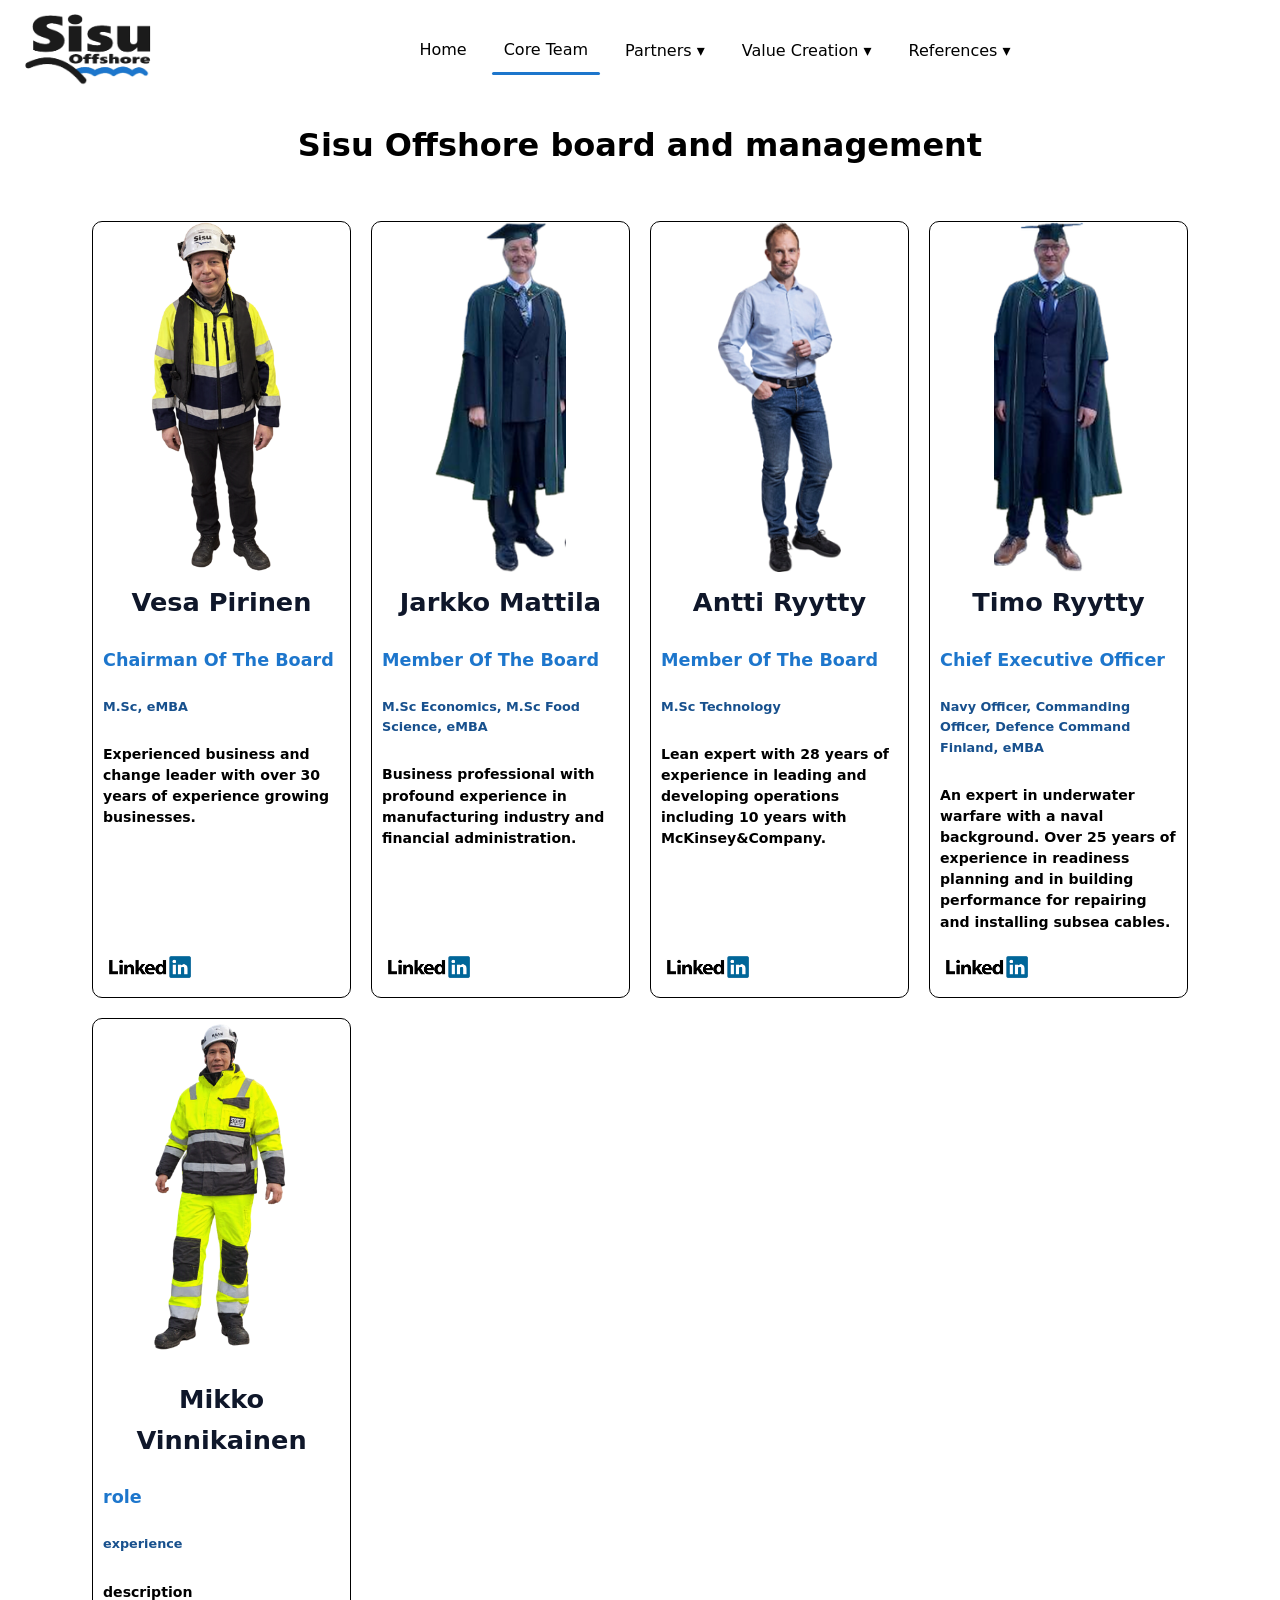
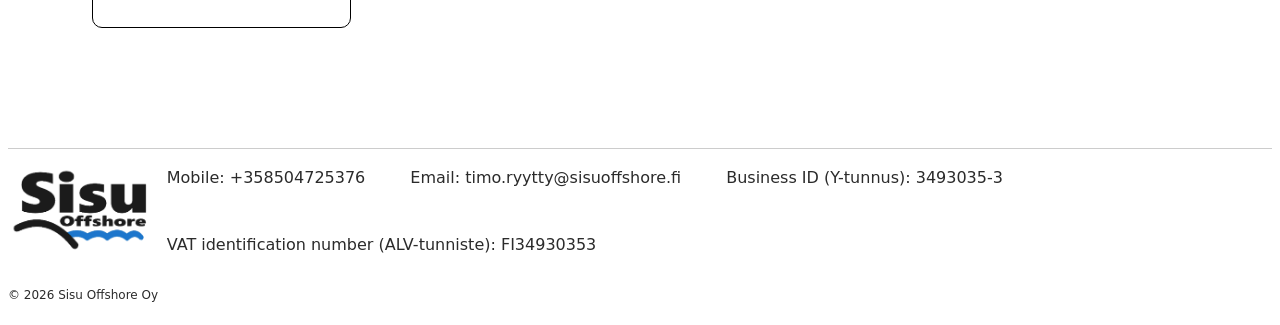
<file: aboutUs.html>
<!DOCTYPE html>
<html lang="en">
<head>
    <meta charset="UTF-8">
    <meta name="viewport" content="width=device-width, initial-scale=1.0">
    <title>Core Team</title>
    <link rel="stylesheet" href="style.css">
    <link rel="icon" type="image/png" href="images/sisu_transparent.png">
</head>

<body>

    <header>
        <nav class="navigation">
            <div class="navigation-container">

                <div class="navigation-logo">
                    <a href="index.html">
                        <img src="images/sisu_transparent.png" alt="Sisu Offshore logo"/>
                    </a>
                </div>

                <button class="button" id="menu-btn" aria-label="Toggle menu">
                    <span></span>
                    <span></span>
                    <span></span>
                </button>

                <div class="navigation-left" id="navigation-menu">
                    <a href="index.html" class="navigation-btn">Home</a>

                    <a href="aboutUs.html" class="navigation-btn active-page">Core Team</a>

                    <div class="partners">
                        <button class="partners-toggle" aria-expanded="false" aria-haspopup="true">
                            Partners &#9662;
                        </button>
                        <div class="partners-menu">
                            <div class="partner">
                                <img src="images/riggtechlogo.png">
                                <span>Riggtech</span>
                            </div>

                            <div class="partner">
                                <img src="images/ottomarinologo.png">
                                <span>Ottomarino</span>
                            </div>

                            <div class="partner">
                                <img src="images/kjousmaalogo.webp">
                                <span>K.Jousmaa</span>
                            </div>

                            <div class="partner">
                                <img src="images/supermarelogo.png">
                                <span>SuperMare</span>
                            </div>
                            <div class="partner">
                                <img src="images/sitowise.png">
                                <span>Sitowise</span>
                            </div>
                        </div>
                    </div>

                    <div class="performance">
                        <button class="performance-toggle" aria-expanded="false" aria-haspopup="true">
                            Value Creation &#9662;
                        </button>
                            <div class="performance-menu">
                                <a href="SPLM.html" class="perform">Strategic Project Leadership &amp; Management</a>
                                <a href="SisuOperatingModel.html" class="perform">Sisu Operating Model</a>
                                <a href="StrategicPartners.html" class="perform">Strategic Partners</a>
                                <a href="Readiness.html" class="perform">Readiness and Maintenance 48h Response Time</a>
                            </div>
                        </button>
                    </div>

                    <div class="references">
                        <button class="references-toggle" aria-expanded="false" aria-haspopup="true">
                            References &#9662;
                        </button>
                            <div class="references-menu">
                                <a href="PersonnelPool.html" class="refer">Sisu Personnel Pool</a>
                                <a href="" class="refer">Partners References</a>
                                <a href="SisuReference.html" class="refer">Sisu Offshore References</a>   
                            </div>
                        </button>
                    </div>
                </div>
            </div>
        </nav>

    </header>

    <main>
        <section class="board">
            <h2 class="title">Sisu Offshore board and management</h2>
            <div class="board-grid">

                <div class="board-members">
                    <img src="images/Vesa2.png" alt="Member 1" class="board-img"/>
                    <div class="board-info">
                        <h3>Vesa Pirinen</h3>
                        <p class="board-role">Chairman Of The Board</p>
                        <p class="experience">M.Sc, eMBA</p>
                        <p class="board-description">Experienced business and change leader with over 30 years of experience growing businesses.</p>
                        <a href="https://www.linkedin.com/in/vesa-pirinen-4a3bb511/" class="linkedin" target="_blank" rel="noopener noreferrer">
                            <img src="images/linkedin.png" alt="Vesa Pirinen linkedin">
                        </a>
                    </div>
                </div>

                <div class="board-members">
                    <img src="images/Jarkko.png" alt="Member 2" class="board-img">
                    <div class="board-info">
                        <h3>Jarkko Mattila</h3>
                        <p class="board-role">Member Of The Board</p>
                        <p class="experience">M.Sc Economics, M.Sc Food Science, eMBA</p>
                        <p class="board-description">Business professional with profound experience in manufacturing industry and financial administration.</p>
                        <a href="https://www.linkedin.com/in/jarkkomattila/" class="linkedin" target="_blank" rel="noopener noreferrer">
                            <img src="images/linkedin.png" alt="Jarkko Mattila linkedin">
                        </a>
                    </div>
                </div>

                <div class="board-members">
                    <img src="images/Antti.png" alt="Member 3" class="board-img">
                    <div class="board-info">
                        <h3>Antti Ryytty</h3>
                        <p class="board-role">Member Of The Board</p>
                        <p class="experience">M.Sc Technology</p>
                        <p class="board-description">Lean expert with 28 years of experience in leading and developing operations including 10 years with McKinsey&Company.</p>
                        <a href="https://www.linkedin.com/in/antti-ryytty-13b4a4/" class="linkedin" target="_blank" rel="noopener noreferrer">
                            <img src="images/linkedin.png" alt="Antti Ryytty linkedin">
                        </a>
                    </div>
                </div>

                <div class="board-members">
                    <img src="images/Timo 2.png" alt="Member 4" class="board-img">
                    <div class="board-info">
                        <h3>Timo Ryytty</h3>
                        <p class="board-role">Chief Executive Officer</p>
                        <p class="experience">Navy Officer, Commanding Officer, Defence Command Finland, eMBA</p>
                        <p class="board-description">An expert in underwater warfare with a naval background. Over 25 years of experience in readiness planning and in building performance for repairing and installing subsea cables.</p>
                        <a href="https://www.linkedin.com/in/timo-ryytty-68b760212/" class="linkedin" target="_blank" rel="noopener noreferrer">
                            <img src="images/linkedin.png" alt="Timo Ryytty linkedin">
                        </a>
                    </div>
                </div>

                <div class="board-members">
                    <img src="images/Mikko.png" alt="Member 5" class="board-img">
                    <div class="board-info">
                        <h3>Mikko Vinnikainen</h3>
                        <p class="board-role">role</p>
                        <p class="experience">experience</p>
                        <p class="board-description">description</p>
                    </div>
                </div>


            </div>
        </section>




    </main>

    <footer>
        <div class="footer-top">
            <img src="images/sisu_transparent.png" alt="logo" height="90" width="160"/>           
            <div class="footer-contact">
                <p class="footer-contact-text">Mobile: +358504725376</p>
                <p class="footer-contact-text">Email: timo.ryytty@sisuoffshore.fi</p>
                <p class="footer-contact-text">Business ID (Y-tunnus): 3493035-3</p>
                <p class="footer-contact-text">VAT identification number (ALV-tunniste): FI34930353</p>
            </div>
        </div>
        <p class="copy">&copy; 2026 Sisu Offshore Oy</p>
    </footer>

    <script src="script.js"></script>

</body>
</html>
</file>
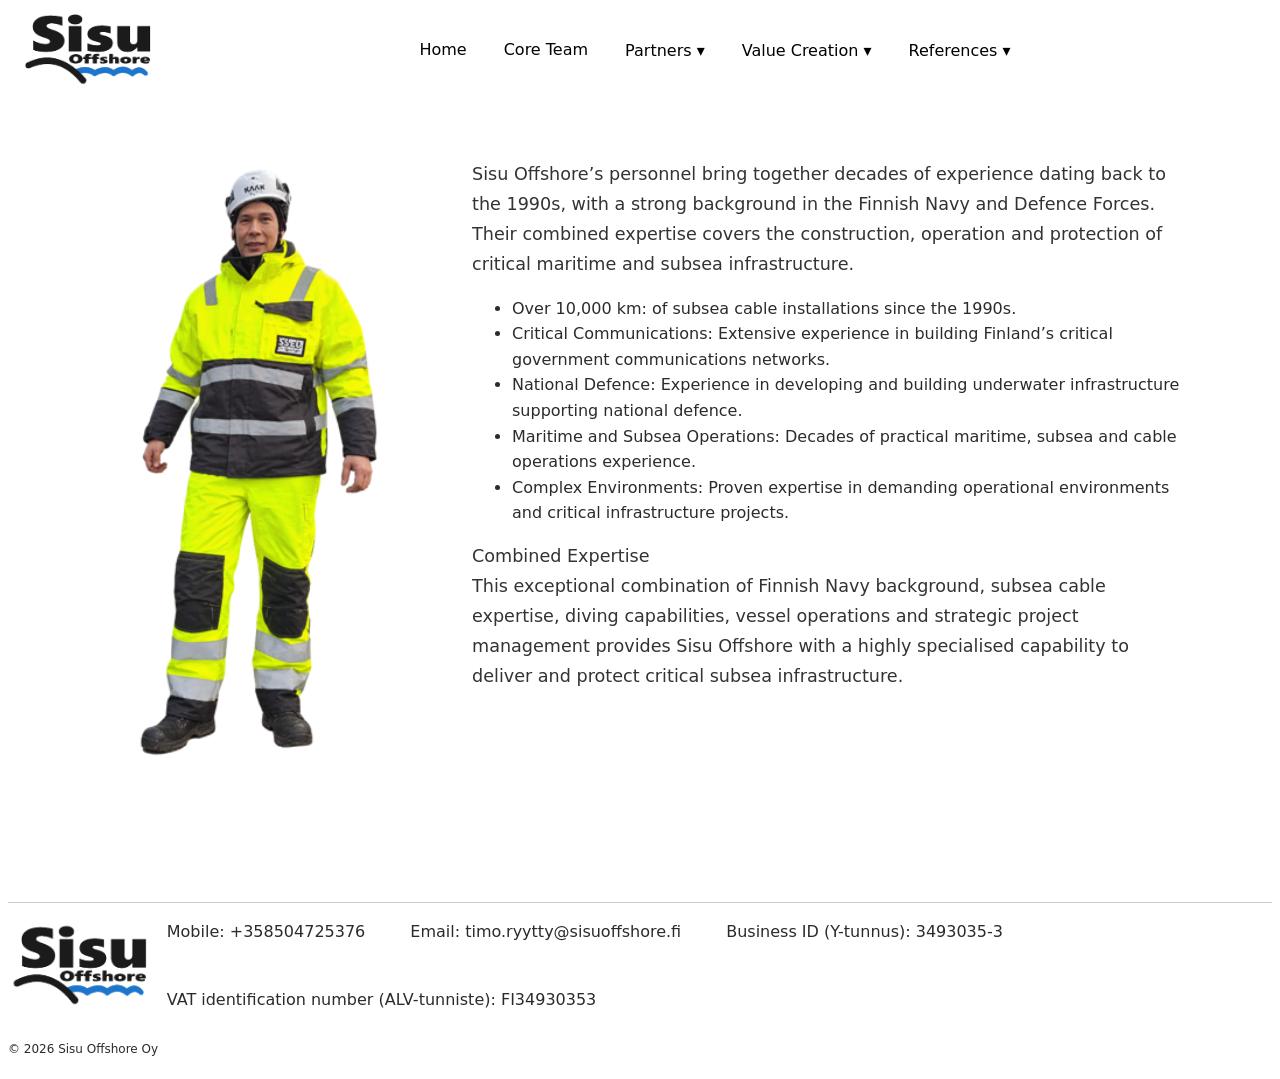
<file: PersonnelPool.html>
<!DOCTYPE html>
<html lang="en">
<head>
    <meta charset="UTF-8">
    <meta name="viewport" content="width=device-width, initial-scale=1.0">
    <title>Personnel Pool</title>
    <link rel="stylesheet" href="style.css">
    <link rel="icon" type="image/png" href="images/sisu_transparent.png">
</head>
<body>

    <header>
        <nav class="navigation">
            <div class="navigation-container">

                <div class="navigation-logo">
                    <a href="index.html">
                        <img src="images/sisu_transparent.png" alt="Sisu Offshore logo"/>
                    </a>
                </div>

                <button class="button" id="menu-btn" aria-label="Toggle menu">
                    <span></span>
                    <span></span>
                    <span></span>
                </button>

                <div class="navigation-left" id="navigation-menu">
                    <a href="index.html" class="navigation-btn">Home</a>

                    <a href="aboutUs.html" class="navigation-btn">Core Team</a>

                    <div class="partners">
                        <button class="partners-toggle" aria-expanded="false" aria-haspopup="true">
                            Partners &#9662;
                        </button>
                        <div class="partners-menu">
                            <div class="partner">
                                <img src="images/riggtechlogo.png">
                                <span>Riggtech</span>
                            </div>

                            <div class="partner">
                                <img src="images/ottomarinologo.png">
                                <span>Ottomarino</span>
                            </div>

                            <div class="partner">
                                <img src="images/kjousmaalogo.webp">
                                <span>K.Jousmaa</span>
                            </div>

                            <div class="partner">
                                <img src="images/supermarelogo.png">
                                <span>SuperMare</span>
                            </div>
                            <div class="partner">
                                <img src="images/sitowise.png">
                                <span>Sitowise</span>
                            </div>
                        </div>
                    </div>

                    <div class="performance">
                        <button class="performance-toggle" aria-expanded="false" aria-haspopup="true">
                            Value Creation &#9662;
                        </button>
                            <div class="performance-menu">
                                <a href="SPLM.html" class="perform">Strategic Project Leadership &amp; Management</a>
                                <a href="SisuOperatingModel.html" class="perform">Sisu Operating Model</a>
                                <a href="StrategicPartners.html" class="perform">Strategic Partners</a>
                                <a href="Readiness.html" class="perform">Readiness and Maintenance 48h Response Time</a>
                            </div>
                        </button>
                    </div>

                    <div class="references">
                        <button class="references-toggle" aria-expanded="false" aria-haspopup="true">
                            References &#9662;
                        </button>
                            <div class="references-menu">
                                <a href="PersonnelPool.html" class="refer">Sisu Personnel Pool</a>
                                <a href="" class="refer">Partners References</a>
                                <a href="SisuReference.html" class="refer">Sisu Offshore References</a>   
                            </div>
                        </button>
                    </div>
                </div>
            </div>
        </nav>

    </header>

    <main class="info-page">
        <section class="ceo">
            <figure class="ceo-figure">
                <img src="images/Mikko.png" alt="Mikko -">
                <figcaption>
                </figcaption>
            </figure>

            <div class="ceo-quote">
                <p>Sisu Offshore’s personnel bring together decades of experience dating back to the 1990s, with a strong background in the Finnish Navy and Defence Forces. Their combined expertise covers the construction, operation and protection of critical maritime and subsea infrastructure.
                </p>
                <ul>
                    <li>Over 10,000 km: of subsea cable installations since the 1990s.</li>
                    <li>Critical Communications: Extensive experience in building Finland’s critical government communications networks.</li>
                    <li>National Defence: Experience in developing and building underwater infrastructure supporting national defence.</li>
                    <li>Maritime and Subsea Operations: Decades of practical maritime, subsea and cable operations experience.</li>
                    <li>Complex Environments: Proven expertise in demanding operational environments and critical infrastructure projects.</li>
                </ul>
                <p>Combined Expertise<br>
                This exceptional combination of Finnish Navy background, subsea cable expertise, diving capabilities, vessel operations and strategic project management provides Sisu Offshore with a highly specialised capability to deliver and protect critical subsea infrastructure.</p>
                <p class="ceo-sign"></p>
            </div>
        </section>
    </main>

    <footer>
        <div class="footer-top">
            <img src="images/sisu_transparent.png" alt="logo" height="90" width="160"/>           
            <div class="footer-contact">
                <p class="footer-contact-text">Mobile: +358504725376</p>
                <p class="footer-contact-text">Email: timo.ryytty@sisuoffshore.fi</p>
                <p class="footer-contact-text">Business ID (Y-tunnus): 3493035-3</p>
                <p class="footer-contact-text">VAT identification number (ALV-tunniste): FI34930353</p>
            </div>
        </div>
        <p class="copy">&copy; 2026 Sisu Offshore Oy</p>
    </footer>
    <script src="script.js"></script>

</body>
</html>
</file>
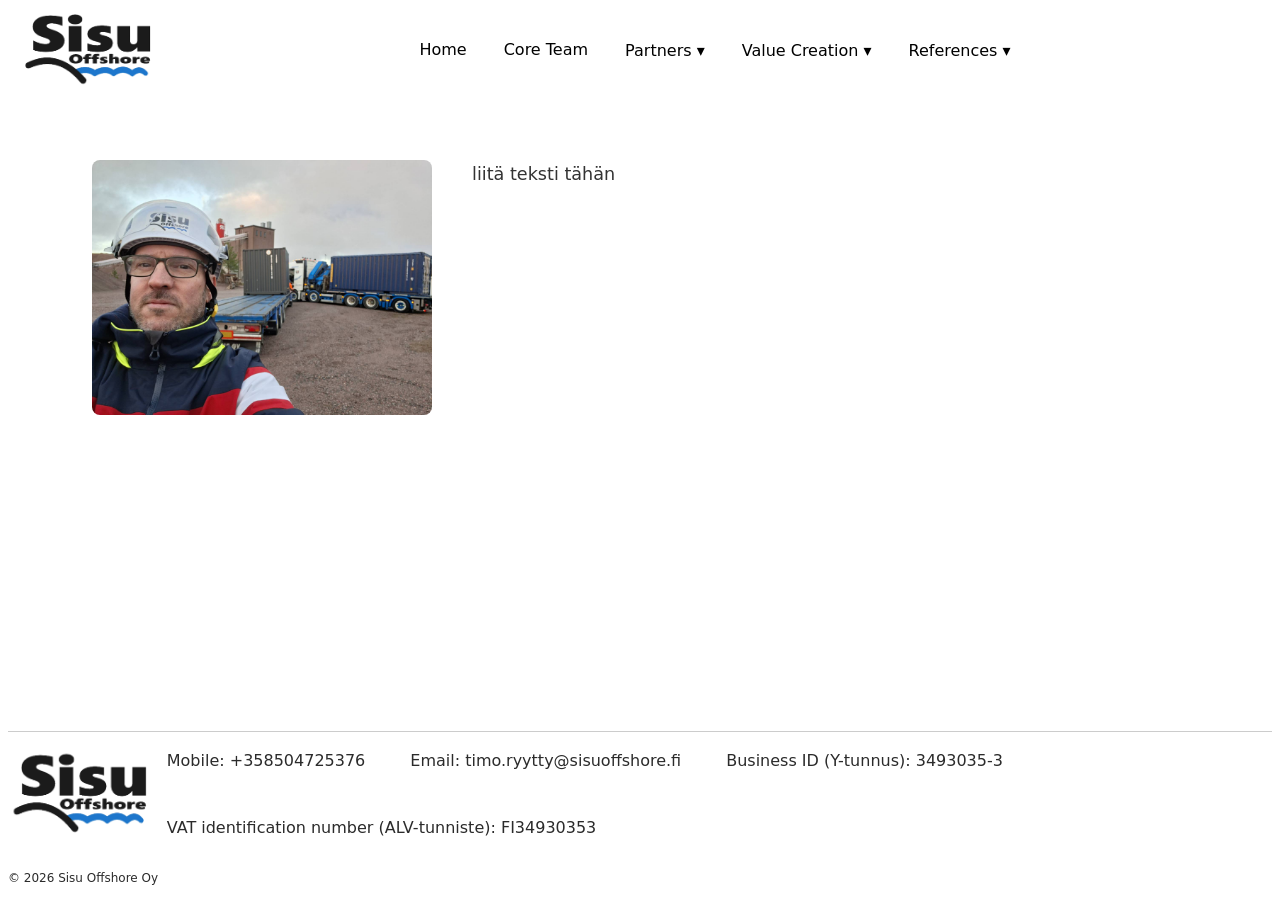
<file: Readiness.html>
<!DOCTYPE html>
<html lang="en">
<head>
    <meta charset="UTF-8">
    <meta name="viewport" content="width=device-width, initial-scale=1.0">
    <title>Readiness and Maintenance</title>
    <link rel="stylesheet" href="style.css">
    <link rel="icon" type="image/png" href="images/sisu_transparent.png">
</head>
<body>

    <header>
        <nav class="navigation">
            <div class="navigation-container">

                <div class="navigation-logo">
                    <a href="index.html">
                        <img src="images/sisu_transparent.png" alt="Sisu Offshore logo"/>
                    </a>
                </div>

                <button class="button" id="menu-btn" aria-label="Toggle menu">
                    <span></span>
                    <span></span>
                    <span></span>
                </button>

                <div class="navigation-left" id="navigation-menu">
                    <a href="index.html" class="navigation-btn">Home</a>

                    <a href="aboutUs.html" class="navigation-btn">Core Team</a>

                    <div class="partners">
                        <button class="partners-toggle" aria-expanded="false" aria-haspopup="true">
                            Partners &#9662;
                        </button>
                        <div class="partners-menu">
                            <div class="partner">
                                <img src="images/riggtechlogo.png">
                                <span>Riggtech</span>
                            </div>

                            <div class="partner">
                                <img src="images/ottomarinologo.png">
                                <span>Ottomarino</span>
                            </div>

                            <div class="partner">
                                <img src="images/kjousmaalogo.webp">
                                <span>K.Jousmaa</span>
                            </div>

                            <div class="partner">
                                <img src="images/supermarelogo.png">
                                <span>SuperMare</span>
                            </div>
                            <div class="partner">
                                <img src="images/sitowise.png">
                                <span>Sitowise</span>
                            </div>
                        </div>
                    </div>

                    <div class="performance">
                        <button class="performance-toggle" aria-expanded="false" aria-haspopup="true">
                            Value Creation &#9662;
                        </button>
                            <div class="performance-menu">
                                <a href="SPLM.html" class="perform">Strategic Project Leadership &amp; Management</a>
                                <a href="SisuOperatingModel.html" class="perform">Sisu Operating Model</a>
                                <a href="StrategicPartners.html" class="perform">Strategic Partners</a>
                                <a href="Readiness.html" class="perform">Readiness and Maintenance 48h Response Time</a>
                            </div>
                        </button>
                    </div>

                    <div class="references">
                        <button class="references-toggle" aria-expanded="false" aria-haspopup="true">
                            References &#9662;
                        </button>
                            <div class="references-menu">
                                <a href="PersonnelPool.html" class="refer">Sisu Personnel Pool</a>
                                <a href="" class="refer">Partners References</a>
                                <a href="SisuReference.html" class="refer">Sisu Offshore References</a>   
                            </div>
                        </button>
                    </div>
                </div>
            </div>
        </nav>

    </header>

    <main class="info-page">
        <section class="ceo">
            <figure class="ceo-figure">
                <img src="images/Timo.png" alt="Timo Ryytty">
                <figcaption>
                </figcaption>
            </figure>

            <div class="ceo-quote">
                <p>liitä teksti tähän
                </p>
                <p class="ceo-sign"></p>
            </div>
        </section>
    </main>

    <footer>
        <div class="footer-top">
            <img src="images/sisu_transparent.png" alt="logo" height="90" width="160"/>           
            <div class="footer-contact">
                <p class="footer-contact-text">Mobile: +358504725376</p>
                <p class="footer-contact-text">Email: timo.ryytty@sisuoffshore.fi</p>
                <p class="footer-contact-text">Business ID (Y-tunnus): 3493035-3</p>
                <p class="footer-contact-text">VAT identification number (ALV-tunniste): FI34930353</p>
            </div>
        </div>
        <p class="copy">&copy; 2026 Sisu Offshore Oy</p>
    </footer>
    <script src="script.js"></script>

</body>
</html>
</file>
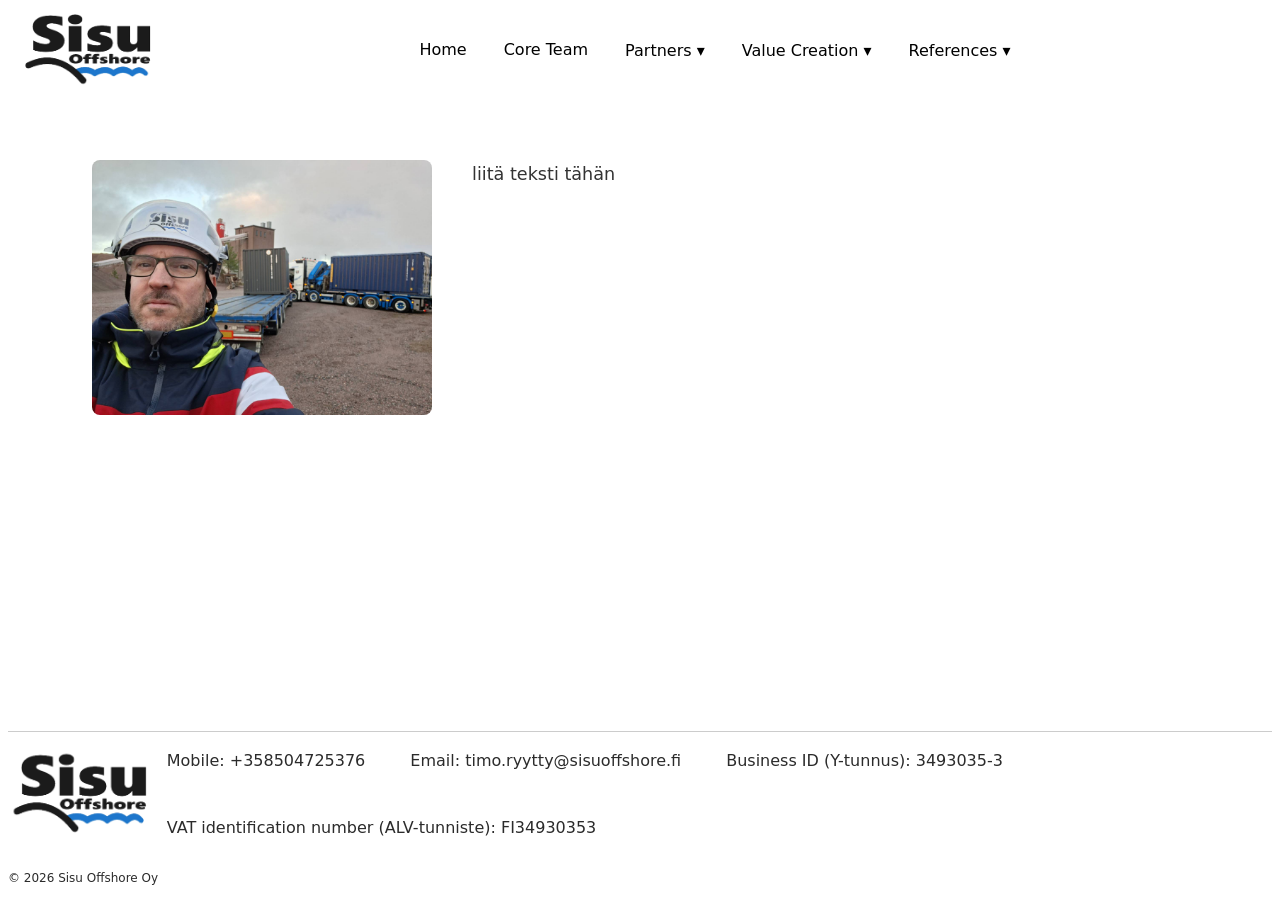
<file: SisuOperatingModel.html>
<!DOCTYPE html>
<html lang="en">
<head>
    <meta charset="UTF-8">
    <meta name="viewport" content="width=device-width, initial-scale=1.0">
    <title>Sisu Operating Model</title>
    <link rel="stylesheet" href="style.css">
    <link rel="icon" type="image/png" href="images/sisu_transparent.png">
</head>
<body>

    <header>
        <nav class="navigation">
            <div class="navigation-container">

                <div class="navigation-logo">
                    <a href="index.html">
                        <img src="images/sisu_transparent.png" alt="Sisu Offshore logo"/>
                    </a>
                </div>

                <button class="button" id="menu-btn" aria-label="Toggle menu">
                    <span></span>
                    <span></span>
                    <span></span>
                </button>

                <div class="navigation-left" id="navigation-menu">
                    <a href="index.html" class="navigation-btn">Home</a>

                    <a href="aboutUs.html" class="navigation-btn">Core Team</a>

                    <div class="partners">
                        <button class="partners-toggle" aria-expanded="false" aria-haspopup="true">
                            Partners &#9662;
                        </button>
                        <div class="partners-menu">
                            <div class="partner">
                                <img src="images/riggtechlogo.png">
                                <span>Riggtech</span>
                            </div>

                            <div class="partner">
                                <img src="images/ottomarinologo.png">
                                <span>Ottomarino</span>
                            </div>

                            <div class="partner">
                                <img src="images/kjousmaalogo.webp">
                                <span>K.Jousmaa</span>
                            </div>

                            <div class="partner">
                                <img src="images/supermarelogo.png">
                                <span>SuperMare</span>
                            </div>
                            <div class="partner">
                                <img src="images/sitowise.png">
                                <span>Sitowise</span>
                            </div>
                        </div>
                    </div>

                    <div class="performance">
                        <button class="performance-toggle" aria-expanded="false" aria-haspopup="true">
                            Value Creation &#9662;
                        </button>
                            <div class="performance-menu">
                                <a href="SPLM.html" class="perform">Strategic Project Leadership &amp; Management</a>
                                <a href="SisuOperatingModel.html" class="perform">Sisu Operating Model</a>
                                <a href="StrategicPartners.html" class="perform">Strategic Partners</a>
                                <a href="Readiness.html" class="perform">Readiness and Maintenance 48h Response Time</a>
                            </div>
                        </button>
                    </div>

                    <div class="references">
                        <button class="references-toggle" aria-expanded="false" aria-haspopup="true">
                            References &#9662;
                        </button>
                            <div class="references-menu">
                                <a href="PersonnelPool.html" class="refer">Sisu Personnel Pool</a>
                                <a href="" class="refer">Partners References</a>
                                <a href="SisuReference.html" class="refer">Sisu Offshore References</a>   
                            </div>
                        </button>
                    </div>
                </div>
            </div>
        </nav>

    </header>

    <main class="info-page">
        <section class="ceo">
            <figure class="ceo-figure">
                <img src="images/Timo.png" alt="Timo Ryytty">
                <figcaption>
                </figcaption>
            </figure>

            <div class="ceo-quote">
                <p>liitä teksti tähän
                </p>
                <p class="ceo-sign"></p>
            </div>
        </section>
    </main>

    <footer>
        <div class="footer-top">
            <img src="images/sisu_transparent.png" alt="logo" height="90" width="160"/>           
            <div class="footer-contact">
                <p class="footer-contact-text">Mobile: +358504725376</p>
                <p class="footer-contact-text">Email: timo.ryytty@sisuoffshore.fi</p>
                <p class="footer-contact-text">Business ID (Y-tunnus): 3493035-3</p>
                <p class="footer-contact-text">VAT identification number (ALV-tunniste): FI34930353</p>
            </div>
        </div>
        <p class="copy">&copy; 2026 Sisu Offshore Oy</p>
    </footer>
    <script src="script.js"></script>

</body>
</html>
</file>
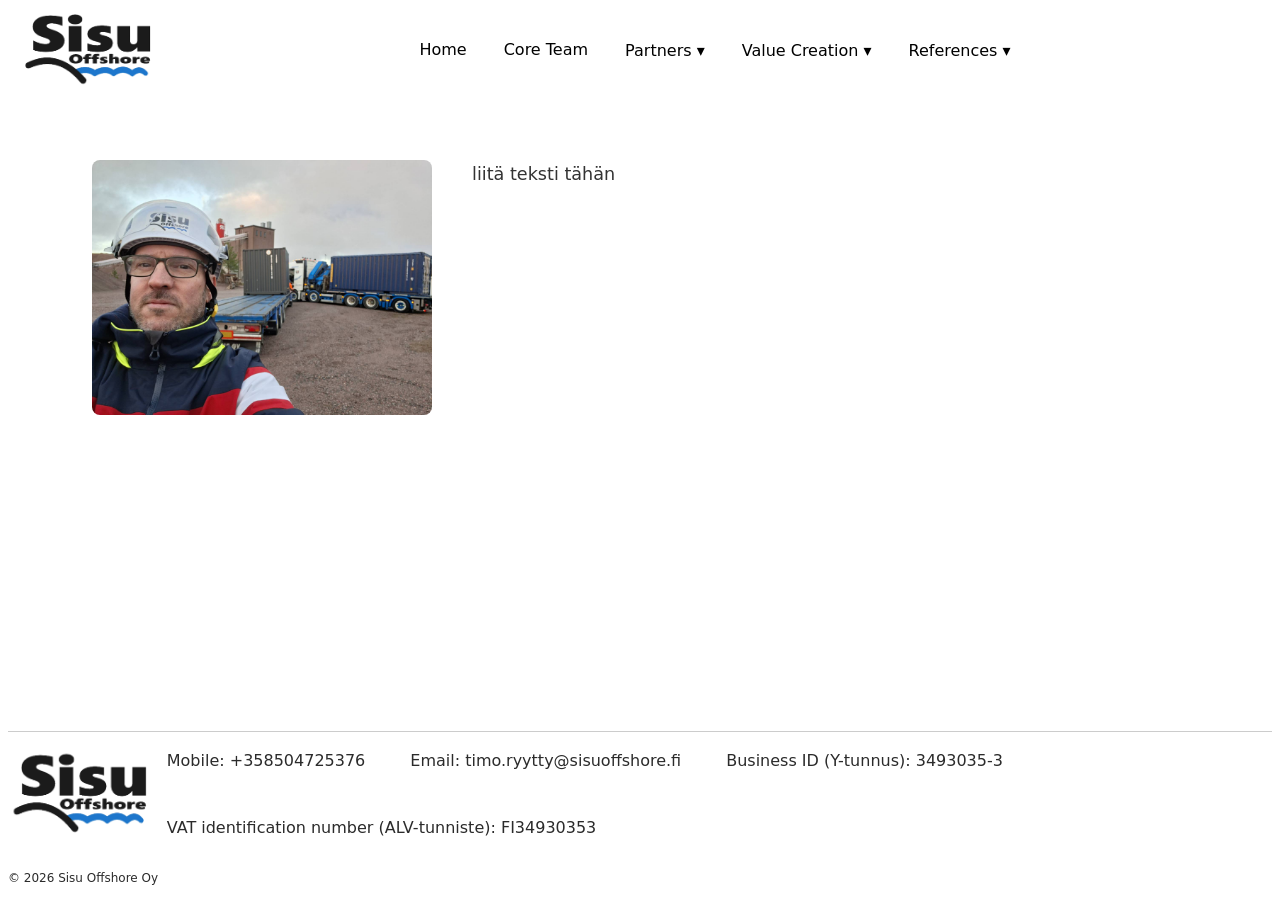
<file: SisuReference.html>
<!DOCTYPE html>
<html lang="en">
<head>
    <meta charset="UTF-8">
    <meta name="viewport" content="width=device-width, initial-scale=1.0">
    <title>Sisu Reference</title>
    <link rel="stylesheet" href="style.css">
    <link rel="icon" type="image/png" href="images/sisu_transparent.png">
</head>
<body>

    <header>
        <nav class="navigation">
            <div class="navigation-container">

                <div class="navigation-logo">
                    <a href="index.html">
                        <img src="images/sisu_transparent.png" alt="Sisu Offshore logo"/>
                    </a>
                </div>

                <button class="button" id="menu-btn" aria-label="Toggle menu">
                    <span></span>
                    <span></span>
                    <span></span>
                </button>

                <div class="navigation-left" id="navigation-menu">
                    <a href="index.html" class="navigation-btn">Home</a>

                    <a href="aboutUs.html" class="navigation-btn">Core Team</a>

                    <div class="partners">
                        <button class="partners-toggle" aria-expanded="false" aria-haspopup="true">
                            Partners &#9662;
                        </button>
                        <div class="partners-menu">
                            <div class="partner">
                                <img src="images/riggtechlogo.png">
                                <span>Riggtech</span>
                            </div>

                            <div class="partner">
                                <img src="images/ottomarinologo.png">
                                <span>Ottomarino</span>
                            </div>

                            <div class="partner">
                                <img src="images/kjousmaalogo.webp">
                                <span>K.Jousmaa</span>
                            </div>

                            <div class="partner">
                                <img src="images/supermarelogo.png">
                                <span>SuperMare</span>
                            </div>
                            <div class="partner">
                                <img src="images/sitowise.png">
                                <span>Sitowise</span>
                            </div>
                        </div>
                    </div>

                    <div class="performance">
                        <button class="performance-toggle" aria-expanded="false" aria-haspopup="true">
                            Value Creation &#9662;
                        </button>
                            <div class="performance-menu">
                                <a href="SPLM.html" class="perform">Strategic Project Leadership &amp; Management</a>
                                <a href="SisuOperatingModel.html" class="perform">Sisu Operating Model</a>
                                <a href="StrategicPartners.html" class="perform">Strategic Partners</a>
                                <a href="Readiness.html" class="perform">Readiness and Maintenance 48h Response Time</a>
                            </div>
                        </button>
                    </div>

                    <div class="references">
                        <button class="references-toggle" aria-expanded="false" aria-haspopup="true">
                            References &#9662;
                        </button>
                            <div class="references-menu">
                                <a href="PersonnelPool.html" class="refer">Sisu Personnel Pool</a>
                                <a href="" class="refer">Partners References</a>
                                <a href="SisuReference.html" class="refer">Sisu Offshore References</a>   
                            </div>
                        </button>
                    </div>
                </div>
            </div>
        </nav>

    </header>

    <main class="info-page">
        <section class="ceo">
            <figure class="ceo-figure">
                <img src="images/Timo.png" alt="Timo Ryytty">
                <figcaption>
                </figcaption>
            </figure>

            <div class="ceo-quote">
                <p>liitä teksti tähän
                </p>
                <p class="ceo-sign"></p>
            </div>
        </section>
    </main>

    <footer>
        <div class="footer-top">
            <img src="images/sisu_transparent.png" alt="logo" height="90" width="160"/>           
            <div class="footer-contact">
                <p class="footer-contact-text">Mobile: +358504725376</p>
                <p class="footer-contact-text">Email: timo.ryytty@sisuoffshore.fi</p>
                <p class="footer-contact-text">Business ID (Y-tunnus): 3493035-3</p>
                <p class="footer-contact-text">VAT identification number (ALV-tunniste): FI34930353</p>
            </div>
        </div>
        <p class="copy">&copy; 2026 Sisu Offshore Oy</p>
    </footer>
    <script src="script.js"></script>

</body>
</html>
</file>
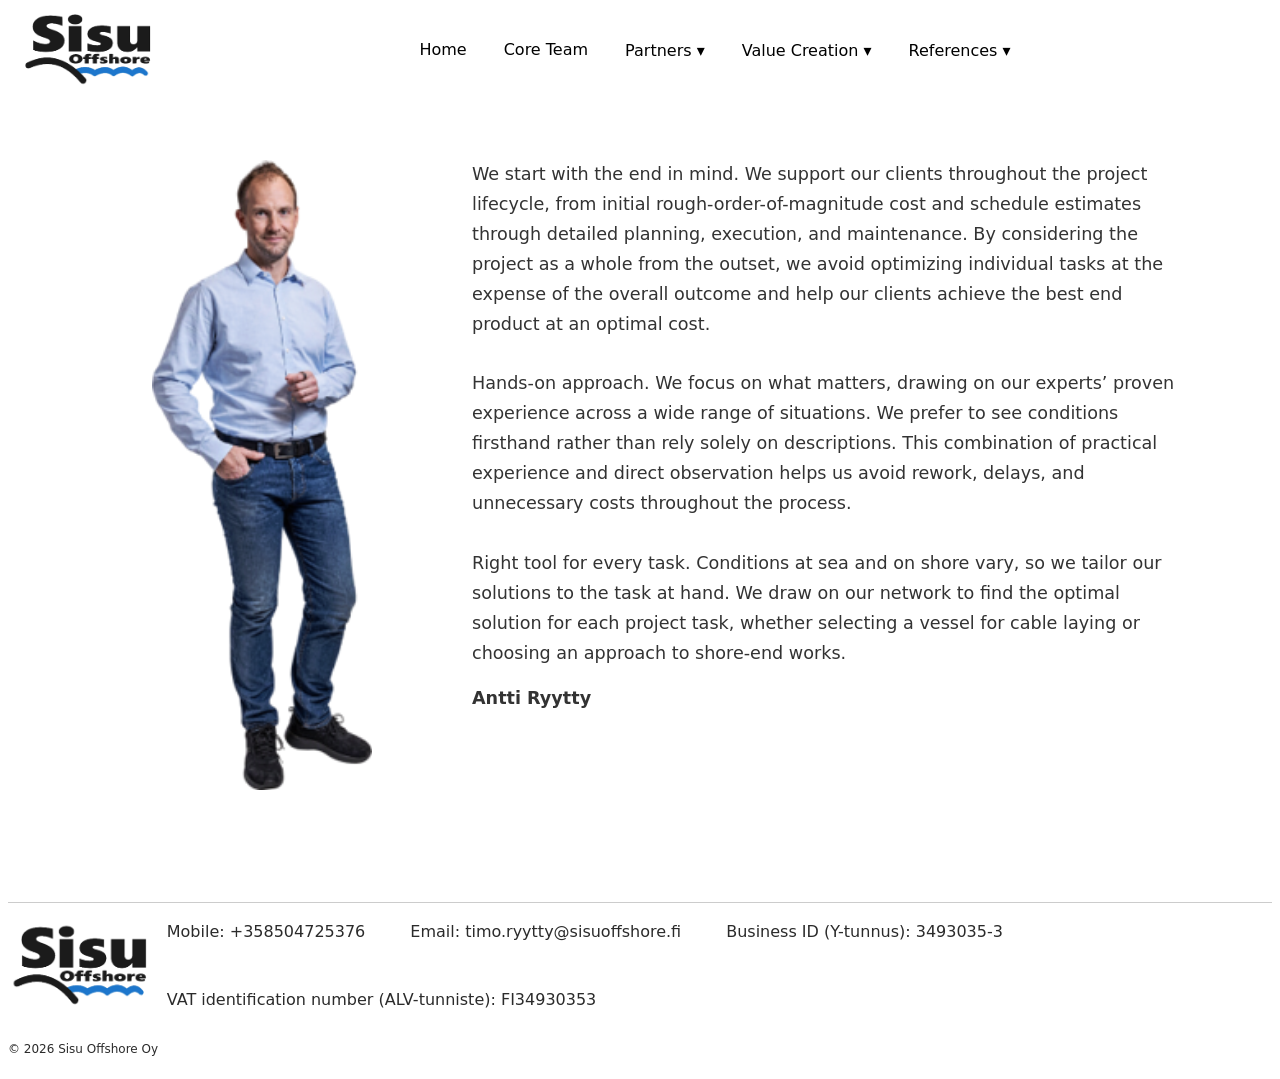
<file: SPLM.html>
<!DOCTYPE html>
<html lang="en">
<head>
    <meta charset="UTF-8">
    <meta name="viewport" content="width=device-width, initial-scale=1.0">
    <title>Strategic Project Leadership & Management</title>
    <link rel="stylesheet" href="style.css">
    <link rel="icon" type="image/png" href="images/sisu_transparent.png">
</head>
<body>

    <header>
        <nav class="navigation">
            <div class="navigation-container">

                <div class="navigation-logo">
                    <a href="index.html">
                        <img src="images/sisu_transparent.png" alt="Sisu Offshore logo"/>
                    </a>
                </div>

                <button class="button" id="menu-btn" aria-label="Toggle menu">
                    <span></span>
                    <span></span>
                    <span></span>
                </button>

                <div class="navigation-left" id="navigation-menu">
                    <a href="index.html" class="navigation-btn">Home</a>

                    <a href="aboutUs.html" class="navigation-btn">Core Team</a>

                    <div class="partners">
                        <button class="partners-toggle" aria-expanded="false" aria-haspopup="true">
                            Partners &#9662;
                        </button>
                        <div class="partners-menu">
                            <div class="partner">
                                <img src="images/riggtechlogo.png">
                                <span>Riggtech</span>
                            </div>

                            <div class="partner">
                                <img src="images/ottomarinologo.png">
                                <span>Ottomarino</span>
                            </div>

                            <div class="partner">
                                <img src="images/kjousmaalogo.webp">
                                <span>K.Jousmaa</span>
                            </div>

                            <div class="partner">
                                <img src="images/supermarelogo.png">
                                <span>SuperMare</span>
                            </div>
                            <div class="partner">
                                <img src="images/sitowise.png">
                                <span>Sitowise</span>
                            </div>
                        </div>
                    </div>

                    <div class="performance">
                        <button class="performance-toggle" aria-expanded="false" aria-haspopup="true">
                            Value Creation &#9662;
                        </button>
                            <div class="performance-menu">
                                <a href="SPLM.html" class="perform">Strategic Project Leadership &amp; Management</a>
                                <a href="SisuOperatingModel.html" class="perform">Sisu Operating Model</a>
                                <a href="StrategicPartners.html" class="perform">Strategic Partners</a>
                                <a href="Readiness.html" class="perform">Readiness and Maintenance 48h Response Time</a>
                            </div>
                        </button>
                    </div>

                    <div class="references">
                        <button class="references-toggle" aria-expanded="false" aria-haspopup="true">
                            References &#9662;
                        </button>
                            <div class="references-menu">
                                <a href="PersonnelPool.html" class="refer">Sisu Personnel Pool</a>
                                <a href="" class="refer">Partners References</a>
                                <a href="SisuReference.html" class="refer">Sisu Offshore References</a>   
                            </div>
                        </button>
                    </div>
                </div>
            </div>
        </nav>

    </header>

    <main class="info-page">
        <section class="ceo">
            <figure class="ceo-figure">
                <img src="images/Antti.png" alt="Antti Ryytty">
                <figcaption>
                </figcaption>
            </figure>

            <div class="ceo-quote">
                <p>We start with the end in mind. We support our clients throughout the project lifecycle, from initial rough-order-of-magnitude cost and schedule estimates through detailed planning, execution, and maintenance. By considering the project as a whole from the outset, we avoid optimizing individual tasks at the expense of the overall outcome and help our clients achieve the best end product at an optimal cost.<br><br>
                    Hands-on approach. We focus on what matters, drawing on our experts’ proven experience across a wide range of situations. We prefer to see conditions firsthand rather than rely solely on descriptions. This combination of practical experience and direct observation helps us avoid rework, delays, and unnecessary costs throughout the process.<br><br>
                    Right tool for every task. Conditions at sea and on shore vary, so we tailor our solutions to the task at hand. We draw on our network to find the optimal solution for each project task, whether selecting a vessel for cable laying or choosing an approach to shore-end works.
                </p>
                <p class="ceo-sign">Antti Ryytty</p>
            </div>
        </section>
    </main>

    <footer>
        <div class="footer-top">
            <img src="images/sisu_transparent.png" alt="logo" height="90" width="160"/>           
            <div class="footer-contact">
                <p class="footer-contact-text">Mobile: +358504725376</p>
                <p class="footer-contact-text">Email: timo.ryytty@sisuoffshore.fi</p>
                <p class="footer-contact-text">Business ID (Y-tunnus): 3493035-3</p>
                <p class="footer-contact-text">VAT identification number (ALV-tunniste): FI34930353</p>
            </div>
        </div>
        <p class="copy">&copy; 2026 Sisu Offshore Oy</p>
    </footer>
    <script src="script.js"></script>

</body>
</html>
</file>
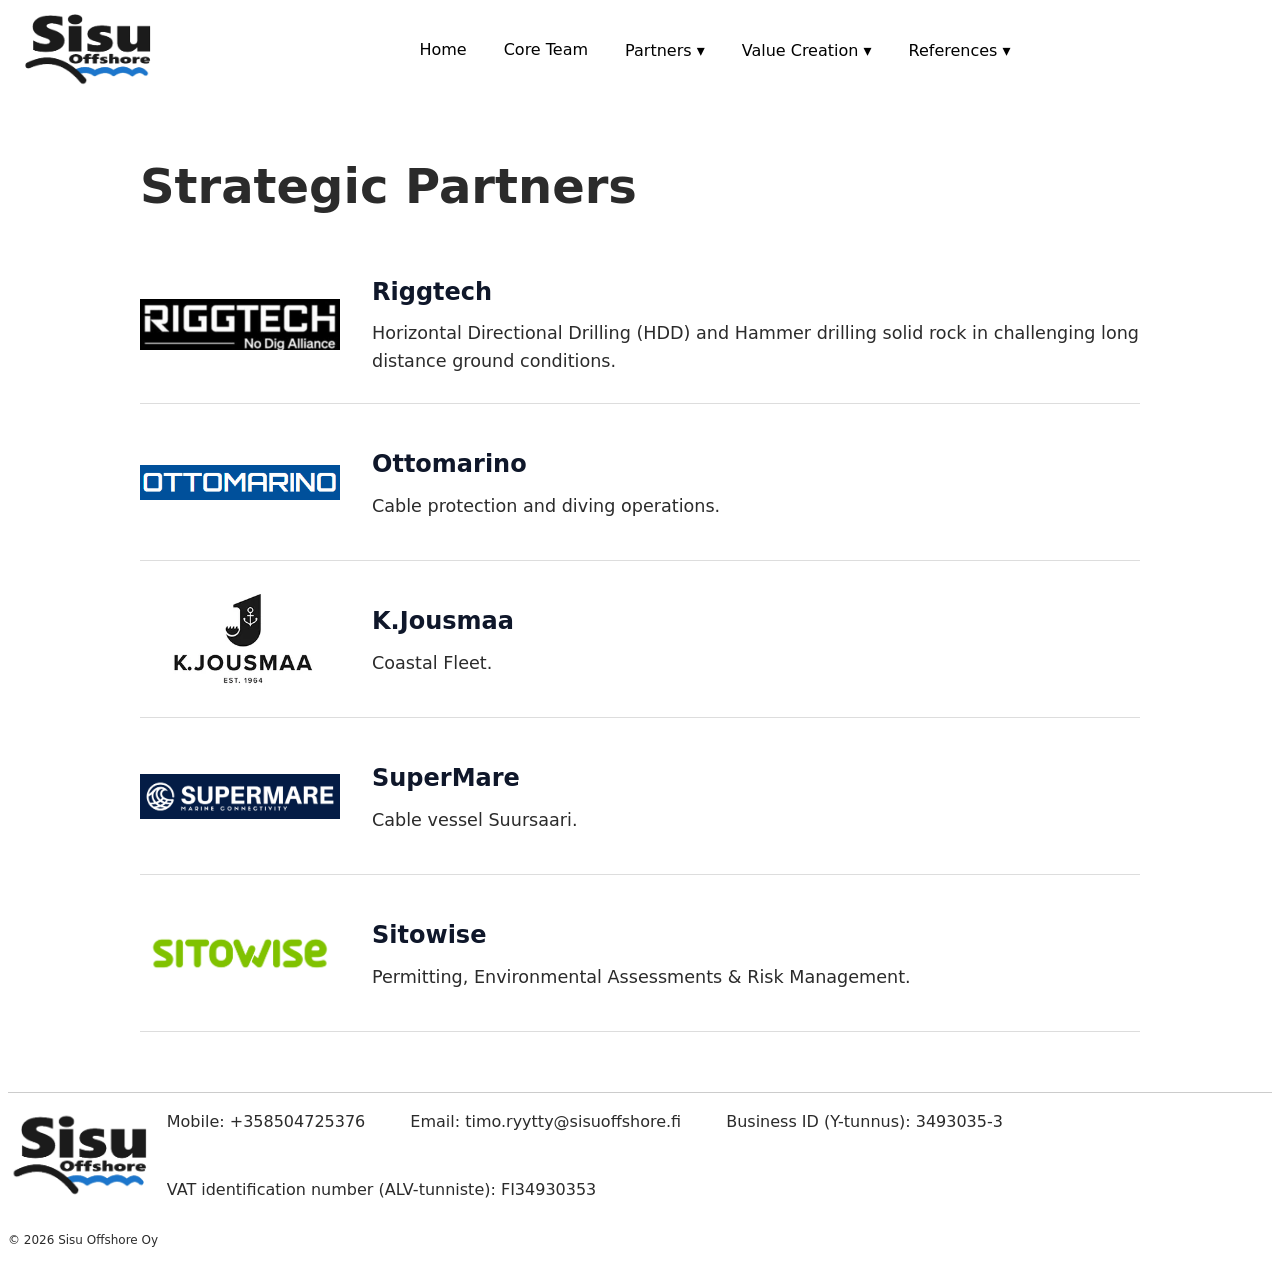
<file: StrategicPartners.html>
<!DOCTYPE html>
<html lang="en">
<head>
    <meta charset="UTF-8">
    <meta name="viewport" content="width=device-width, initial-scale=1.0">
    <title>Strategic Partners</title>
    <link rel="stylesheet" href="style.css">
    <link rel="icon" type="image/png" href="images/sisu_transparent.png">
</head>
<body>

    <header>
        <nav class="navigation">
            <div class="navigation-container">

                <div class="navigation-logo">
                    <a href="index.html">
                        <img src="images/sisu_transparent.png" alt="Sisu Offshore logo"/>
                    </a>
                </div>

                <button class="button" id="menu-btn" aria-label="Toggle menu">
                    <span></span>
                    <span></span>
                    <span></span>
                </button>

                <div class="navigation-left" id="navigation-menu">
                    <a href="index.html" class="navigation-btn">Home</a>

                    <a href="aboutUs.html" class="navigation-btn">Core Team</a>

                    <div class="partners">
                        <button class="partners-toggle" aria-expanded="false" aria-haspopup="true">
                            Partners &#9662;
                        </button>
                        <div class="partners-menu">
                            <div class="partner">
                                <img src="images/riggtechlogo.png">
                                <span>Riggtech</span>
                            </div>

                            <div class="partner">
                                <img src="images/ottomarinologo.png">
                                <span>Ottomarino</span>
                            </div>

                            <div class="partner">
                                <img src="images/kjousmaalogo.webp">
                                <span>K.Jousmaa</span>
                            </div>

                            <div class="partner">
                                <img src="images/supermarelogo.png">
                                <span>SuperMare</span>
                            </div>
                            <div class="partner">
                                <img src="images/sitowise.png">
                                <span>Sitowise</span>
                            </div>
                        </div>
                    </div>

                    <div class="performance">
                        <button class="performance-toggle" aria-expanded="false" aria-haspopup="true">
                            Value Creation &#9662;
                        </button>
                            <div class="performance-menu">
                                <a href="SPLM.html" class="perform">Strategic Project Leadership &amp; Management</a>
                                <a href="SisuOperatingModel.html" class="perform">Sisu Operating Model</a>
                                <a href="StrategicPartners.html" class="perform">Strategic Partners</a>
                                <a href="Readiness.html" class="perform">Readiness and Maintenance 48h Response Time</a>
                            </div>
                        </button>
                    </div>

                    <div class="references">
                        <button class="references-toggle" aria-expanded="false" aria-haspopup="true">
                            References &#9662;
                        </button>
                            <div class="references-menu">
                                <a href="PersonnelPool.html" class="refer">Sisu Personnel Pool</a>
                                <a href="" class="refer">Partners References</a>
                                <a href="SisuReference.html" class="refer">Sisu Offshore References</a>   
                            </div>
                        </button>
                    </div>
                </div>
            </div>
        </nav>

    </header>

    <main class="info-page">
        <section class="partners-page">
            <h1>Strategic Partners</h1>

            <article class="partner-row">
                <a href="https://riggtech.fi" target="_blank" rel="noopener noreferrer" class="partner-logo">
                    <img src="images/riggtechlogo.png" alt="Riggtech">
                </a>
            <div class="partner-text">
                <h2>Riggtech</h2>
                <p>Horizontal Directional Drilling (HDD) and Hammer drilling solid rock in challenging long distance ground conditions.</p>
            </div>
            </article>

            <article class="partner-row">
                <a href="https://www.ottomarino.fi" target="_blank" rel="noopener noreferrer" class="partner-logo">
                    <img src="images/ottomarinologo.png" alt="Riggtech">
                </a>
            <div class="partner-text">
                <h2>Ottomarino</h2>
                <p>Cable protection and diving operations.</p>
            </div>
            </article>

            <article class="partner-row">
                <a href="https://www.kjousmaa.fi" target="_blank" rel="noopener noreferrer" class="partner-logo">
                    <img src="images/kjousmaalogo.webp" alt="Riggtech">
                </a>
            <div class="partner-text">
                <h2>K.Jousmaa</h2>
                <p>Coastal Fleet.</p>
            </div>
            </article>

            <article class="partner-row">
                <a href="https://supermare.fi" target="_blank" rel="noopener noreferrer" class="partner-logo">
                    <img src="images/supermarelogo.png" alt="Riggtech">
                </a>
            <div class="partner-text">
                <h2>SuperMare</h2>
                <p>Cable vessel Suursaari.</p>
            </div>
            </article>

            <article class="partner-row">
                <a href="https://www.sitowise.com/fi" target="_blank" rel="noopener noreferrer" class="partner-logo">
                    <img src="images/sitowise.png" alt="Riggtech">
                </a>
            <div class="partner-text">
                <h2>Sitowise</h2>
                <p>Permitting, Environmental Assessments & Risk Management.</p>
            </div>
            </article>
                
        </section>
    </main>

    <footer>
        <div class="footer-top">
            <img src="images/sisu_transparent.png" alt="logo" height="90" width="160"/>           
            <div class="footer-contact">
                <p class="footer-contact-text">Mobile: +358504725376</p>
                <p class="footer-contact-text">Email: timo.ryytty@sisuoffshore.fi</p>
                <p class="footer-contact-text">Business ID (Y-tunnus): 3493035-3</p>
                <p class="footer-contact-text">VAT identification number (ALV-tunniste): FI34930353</p>
            </div>
        </div>
        <p class="copy">&copy; 2026 Sisu Offshore Oy</p>
    </footer>
    <script src="script.js"></script>

</body>
</html>
</file>
<file: style.css>
.navigation {
    position: fixed;
    top: 0;
    left: 0;
    width: 100%;
    background-color: white;
    z-index: 1000;
    box-sizing: border-box;
}

.button {
    display: none;
    background: none;
    border: none;
    cursor: pointer;
    flex-direction: column;
    justify-content: space-between;
    width: 30px;
    height: 25px;
    padding: 0;
    z-index: 9999;
}

.button span {
    display: block;
    width: 100%;
    height: 3px;
    background-color: #1d76cc;
    border-radius: 2px;
    transition: all 0.3s ease;
}

.navigation-container {
    width: 100%;
    max-width: none;
    margin: 0 auto;
    padding: 10px 20px;
    display: grid;
    grid-template-columns: auto 1fr auto;
    align-items: center;
    box-sizing: border-box;
}

.navigation-logo img {
    height: 80px;
    width:150px;
    display: block;
}

.navigation-left {
    display: flex;
    gap: 13px;
    justify-content: center;
    margin-left: 0;
    align-items: center;
}

.navigation-btn {
    text-decoration: none;
    color: black;
    font-weight: 500;
    padding: 8px 12px;
    background: none;
    border: none;
    border-radius: 0;
    position: relative;
}

.navigation-btn:hover {
    background-color: rgb(255, 255, 255);
}

.navigation-btn.active-page::after {
    content: '';
    position: absolute;
    bottom: -4px;
    left: 0;
    width: 100%;
    height: 3px;
    background-color: #1d76cc;
    border-radius: 2px;
}

.navigation-text {
    color: #1d76cc;
    font-weight: bold;
}

.partners{
    position: relative;
    display: flex;
    align-items: center;
}

.partners-toggle,
.performance-toggle,
.references-toggle {
    font-family: inherit;
    font-size: inherit;
    color: black;
    font-weight: 500;
    line-height: normal;
    background: none;
    border: none;
    cursor: pointer;
    padding: 8px 12px;
}
    

.partners-menu{
    position: absolute;
    top: 100%;
    left: 0;
    min-width: 240px;
    z-index: 200;
    background: #fff;
    border: 1px solid #ddd;
    border-radius: 8px;
    padding: 8px;
    box-shadow: 0 8px 24px rgba(0, 0, 0, 0.25);
    opacity: 0;
    visibility: hidden;
    transform: translateY(-6px);
    transition: opacity 0.2s, transform 0.2s, visibility 0.2s;
}

.partners:hover .partners-menu,
.partners.open .partners-menu{
    opacity: 1;
    visibility: visible;
    transform: translateY(0);
}

.partner{
    display: flex;
    align-items: center;
    gap: 12px;
    padding: 10px 12px;
    border-radius: 6px;
    color: #1d76cc;
    font-weight: 600;
    font-size: 20px;
    text-decoration: none;
}

.partner img{
    width: 70px;
    height: 70px;
    object-fit: contain;
}

.partners-page {        /*this is for partners page not the partners dropdown*/
    max-width: 1000px;
    margin: 0 auto;
    padding-top: 40px;
}

.partners-page h1 {
    font-size: clamp(2rem, 5vw, 3rem);
    text-align: left;
    padding-top: 0;
    margin-bottom: 32px;
}

.partner-row {
    display: grid;
    grid-template-columns: 200px 1fr;
    gap: 32px;
    align-items: center;
    padding: 28px 0;
    border-bottom: 1px solid #ddd;
}

.partner-logo img {
    width: 100%;
    height: 100px;
    object-fit: contain;
    display: block;
}

.partner-logo:hover {
    opacity: 0.7;
}

.partner-text h2 {
    font-size: 1.5rem;
    color: #0f172a;
    text-align: left;
    margin: 0 0 8px;
}

.partner-text p {
    font-size: 1.1rem;
    margin: 0;
}

.performance{
    position: relative;
    display: flex;
    align-items: center;
} 

.performance-menu{
    position: absolute;
    top: 100%;
    left: 0;
    min-width: 300px;
    z-index: 200;
    background: #fff;
    border: 1px solid #ddd;
    border-radius: 8px;
    padding: 8px;
    box-shadow: 0 8px 24px rgba(0, 0, 0, 0.25);
    opacity: 0;
    visibility: hidden;
    transform: translateY(-6px);
    transition: opacity 0.2s, transform 0.2s, visibility 0.2s;
}

.performance:hover .performance-menu,
.performance.open .performance-menu{
    opacity: 1;
    visibility: visible;
    transform: translateY(0);
}

.perform,
.refer {
    display: block;
    padding: 10px 14px;
    border-radius: 6px;
    color: #1d76cc;
    font-weight: 600;
    font-size: 16px;
    text-align: left;
    line-height: 1.3;
    text-decoration: none;
}

.perform:hover,
.refer:hover {
    background: #eef5fc;
}

.perform:visited,
.refer:visited {
    color: #1d76cc;
}

.references{
    position: relative;
    display: flex;
    align-items: center;
}
    

.references-menu{
    position: absolute;
    top: 100%;
    left: 0;
    min-width: 240px;
    z-index: 200;
    background: #fff;
    border: 1px solid #ddd;
    border-radius: 8px;
    padding: 8px;
    box-shadow: 0 8px 24px rgba(0, 0, 0, 0.25);
    opacity: 0;
    visibility: hidden;
    transform: translateY(-6px);
    transition: opacity 0.2s, transform 0.2s, visibility 0.2s;
}

.references:hover .references-menu,
.references.open .references-menu{
    opacity: 1;
    visibility: visible;
    transform: translateY(0);
}

body {
    min-height: 100vh;
    display: flex;
    flex-direction: column;
    margin-top: 0;
    font-family: system-ui, -apple-system, "Segoe UI", Roboto, Arial, sans-serif;
    color: #2b2b2b;
    line-height: 1.6;
}

main{
    max-width: none;
    padding: 60px clamp(16px, 5vw, 80px);
    margin: 0; 
    flex: 1;
}

.hero {
    min-height: 95vh;
    background-size: cover;
    background-position: center;
    background-repeat: no-repeat;
    display: flex;
    flex-direction: column;
    justify-content: center;
    align-items: center;
    text-align: center;
    color: whitesmoke;

    animation: heroBackground 45s infinite step-end;
}

@keyframes heroBackground {
    0%, 100% {
        background-image: linear-gradient(rgba(0,0,0,0.4), rgba(0,0,0,0.4)), url('images/sisu7.webp');
        background-position: center;
    }
    11.11% {
        background-image: linear-gradient(rgba(0,0,0,0.4), rgba(0,0,0,0.4)), url('images/sisu10.webp');
        background-position: center top;
    }
    22.22% {
        background-image: linear-gradient(rgba(0,0,0,0.4), rgba(0,0,0,0.4)), url('images/ottomarino.png');
        background-position: center;
    }
    33.33%{
        background-image: linear-gradient(rgba(0,0,0,0.4), rgba(0,0,0,0.4)), url('images/sisu13.png');
        background-position: center 30%;
    }
    44.44%{
        background-image: linear-gradient(rgba(0,0,0,0.4), rgba(0,0,0,0.4)), url('images/supermare.webp');
        background-position: center;
    }
    55.56%{
        background-image: linear-gradient(rgba(0,0,0,0.4), rgba(0,0,0,0.4)), url('images/ursus.webp');
        background-position: center;
    }
    66.67%{
        background-image: linear-gradient(rgba(0,0,0,0.4), rgba(0,0,0,0.4)), url('images/sisu8.jpg');
        background-position: center;
    }
     77.78%{
        background-image: linear-gradient(rgba(0,0,0,0.4), rgba(0,0,0,0.4)), url('images/tiimi.png');
        background-position: center top;
    }
     88.89%{
        background-image: linear-gradient(rgba(0,0,0,0.4), rgba(0,0,0,0.4)), url('images/sisu12.webp');
    }
}

.ceo{
    display: flex;
    flex-wrap: wrap;
    align-items: flex-start;
    gap: 40px;
    max-width: 1100px;
    margin: 0 auto;
    padding: 40px 20px;
}

.ceo-figure{
    flex: 0 1 500px;
    margin: 0;
}

.ceo-figure img{
    width: 100%;
    height: auto;
    display: block;
    border-radius: 8px;
}

.ceo-figure figcaption{
    margin-top: 12px;
    font-size: 1.1rem;
    line-height: 1.5;
}

.ceo-quote{
    flex: 1 1 400px;
    margin: 0;
}

.ceo-quote p{
    margin: 0 0 16px;
    line-height: 1.7;
    color: #333;
}

h1{
    font-size: clamp(2rem, 7vw, 3.4rem);
    text-align: center;
    max-width: 1100px;
    padding-top: 50px;
    margin: 0;
    line-height: 1.1;
}

.hero h2{
    font-size: clamp(1.3rem, 4vw, 2.5rem);
    text-align: center;
    color: #ffffff;
    margin: 0;
    line-height: 1.2;
}

p{
    font-size: 1.1rem;
    line-height: 1.6;
    text-align: left;
}

footer {
    border-top: 1px solid #ccc;
}

.footer-top{
    display: flex;
    align-items: center;
    
}

.footer-contact{
    text-align: left;
    display: flex;
    flex-wrap: wrap;
    align-items: baseline;
    gap: 10px 45px;
}

.footer-contact-title{
    font-weight: bold;
    font-size: 16px;
}

.footer-contact-text{
    font-size: 16px;
}

.copy{
    font-size: 12px;
}

.board {
    max-width: 1200px;
    margin: 60px auto;
    padding: 0 20px;
    text-align: center;
}

.title {
    font-size: 2rem;
    color: black;
    margin-bottom: 50px;
}

.board-grid {
    display: grid;
    grid-template-columns: repeat(auto-fit, minmax(220px, 1fr));
    gap: 20px;
}

.board-members {
    background:rgb(255, 255, 255);
    border: 1px solid rgb(0, 0, 0);
    border-radius: 10px;
    overflow: hidden;
    display: flex;
    flex-direction: column;

}

.board-img {
    width: 100%;
    height: 350px;
    object-position: center bottom;
    object-fit: contain;
    display: block;
}

.board-info {
    padding: 10px;
    font-weight: bold;
    flex: 1;
    display: flex;
    flex-direction: column;
}

.board-info h3 {
    margin: 0 0 5px 0;
    font-size: 1.6rem;
    color: #0f172a;
}

.board-role {
    color: #1d76cc;
    font-weight: 600;
    font-size: 1.1rem;
    margin-bottom: 10px;
}

.linkedin{
    width:auto;
    height:40px;
    border: none;
    text-decoration: none;
    margin-top: auto;
    align-self: flex-start;
}

.linkedin img{
    height: 40px;
    width: auto;
    display: block;
}

.linkedin:hover {
    opacity: 0.6;
}

.experience {
    color: #17508d;
    font-size: 0.8rem;
}

.board-description {
    font-size: 0.88rem;
    color: #000000;
    line-height: 1.5;
}

.info-page{
    min-height: 50vh;
    padding-top: 120px;
}
.info-page .ceo-figure {
    flex: 0 1 340px;
}
.info-page .ceo-figure img{
    max-height: 70vh;
    width: 100%;
    height: auto;
    margin: 0 auto;
    object-fit: contain;
}
.info-page .ceo-quote p {
    font-size: 1.1rem;
}
.ceo-sign {
    font-weight: 600;
}

@media (width <= 850px) {
    .button {
        display: flex;
        justify-self: end;
        margin-right: 15px;
    }

    .navigation-container {
        display: grid;
        grid-template-columns: auto auto;
        justify-content: space-between;
        align-items: center;
        padding: 10px 15px;
    }

    .navigation-left {
        position: absolute;
        top: 100%;
        left: 0;
        width: 100%;
        background-color: white;
        flex-direction: column;
        align-items: center;
        gap: 0;
        max-height: 0;
        overflow: hidden;
        transition: max-height 0.3s ease-in-out;
    }

    .navigation-left.active {
        max-height: calc(100dvh - 100px);
        overflow-y: auto;
        padding: 15px 0;
    }

    .navigation-btn {
        width: 80%;
        text-align: center;
        margin: 5px 0;
    }

    .partner img{
        width: 50px;
        height: 50px;
    }

    .partners,
    .performance,
    .references {
        font-size: 16px;
        width: 80%;
        flex-direction: column;
    }

    .partners-toggle,
    .performance-toggle,
    .references-toggle {
        width: 100%;
        margin: 5px 0;
    }

    .partners-menu,
    .performance-menu,
    .references-menu {
        position: static;
        display: none;
        opacity: 1;
        visibility: visible;
        transform: none;
        box-shadow: none;
        border: none;
        width: 100%;
    }
    
    .partners.open .partners-menu,
    .performance.open .performance-menu,
    .references.open .references-menu {
        display: block;
    }
    
    .partners:hover .partners-menu,
    .performance:hover .performance-menu,
    .references:hover .references-menu {
        display: none;
    }

    .partners.open:hover .partners-menu,
    .performance.open:hover .performance-menu,
    .references.open:hover .references-menu {
        display: block;
    }
    .performance-menu,
    .references-menu,
    .partners-menu {
        padding: 4px 0 8px;
        margin: 0 0 8px;
        border-left: 3px solid #1d76cc;
        background: #f7fafd;
    }
}

@media (width <= 700px) {
    main {
        padding: 90px 16px 32px;
    }
    .hero{
        min-height: 60svh;
    }

    .ceo {
        padding: 0;
        gap: 24px;
        flex-direction: column;
        flex-wrap: nowrap;
    }

    .ceo-figure,
    .ceo-quote {
        flex: none;
        margin: 0;
        width: 100%;
    }

    .ceo-quote p {
        font-size: 1.1rem;
        line-height: 1.7;
        margin: 0 0 16px;
    }

    .ceo-sign {
        margin-top: 20px;
        font-weight: 600;
    }

    .ceo-figure img {
        width: 100%;
        height: auto;
        max-height: 320px;
        object-fit: cover;
        object-position: center top;
        display: block;
    }
}

@media (width > 1100px) {
    .ceo-figure {
        top: 100px;
        align-self: flex-start;
    }
}

@media (width <= 1100px) {
    .ceo {
        padding: 0;
        gap: 24px;
        flex-direction: column;
        flex-wrap: nowrap;
    }

    .ceo-figure,
    .ceo-quote,
    .info-page .ceo-figure,
    .info-page .ceo-quote {
        flex: none;
        margin: 0;
        width: 100%;
    }

    .ceo-figure img,
    .info-page .ceo-figure img {
        max-width: 500px;
        margin: 0 auto;
    }
}

@media (width <= 700px) {
    .info-page .ceo-figure img {
        width: auto;
        max-width: 100%;
        height: auto;
        max-height: 420px;
        object-fit: contain;
        margin: 0 auto;
    }

    .footer-top {
    flex-direction: column;
    align-items: flex-start;
    gap: 16px;
    }

    footer {
        padding: 20px 16px;
    }
}
</file>
